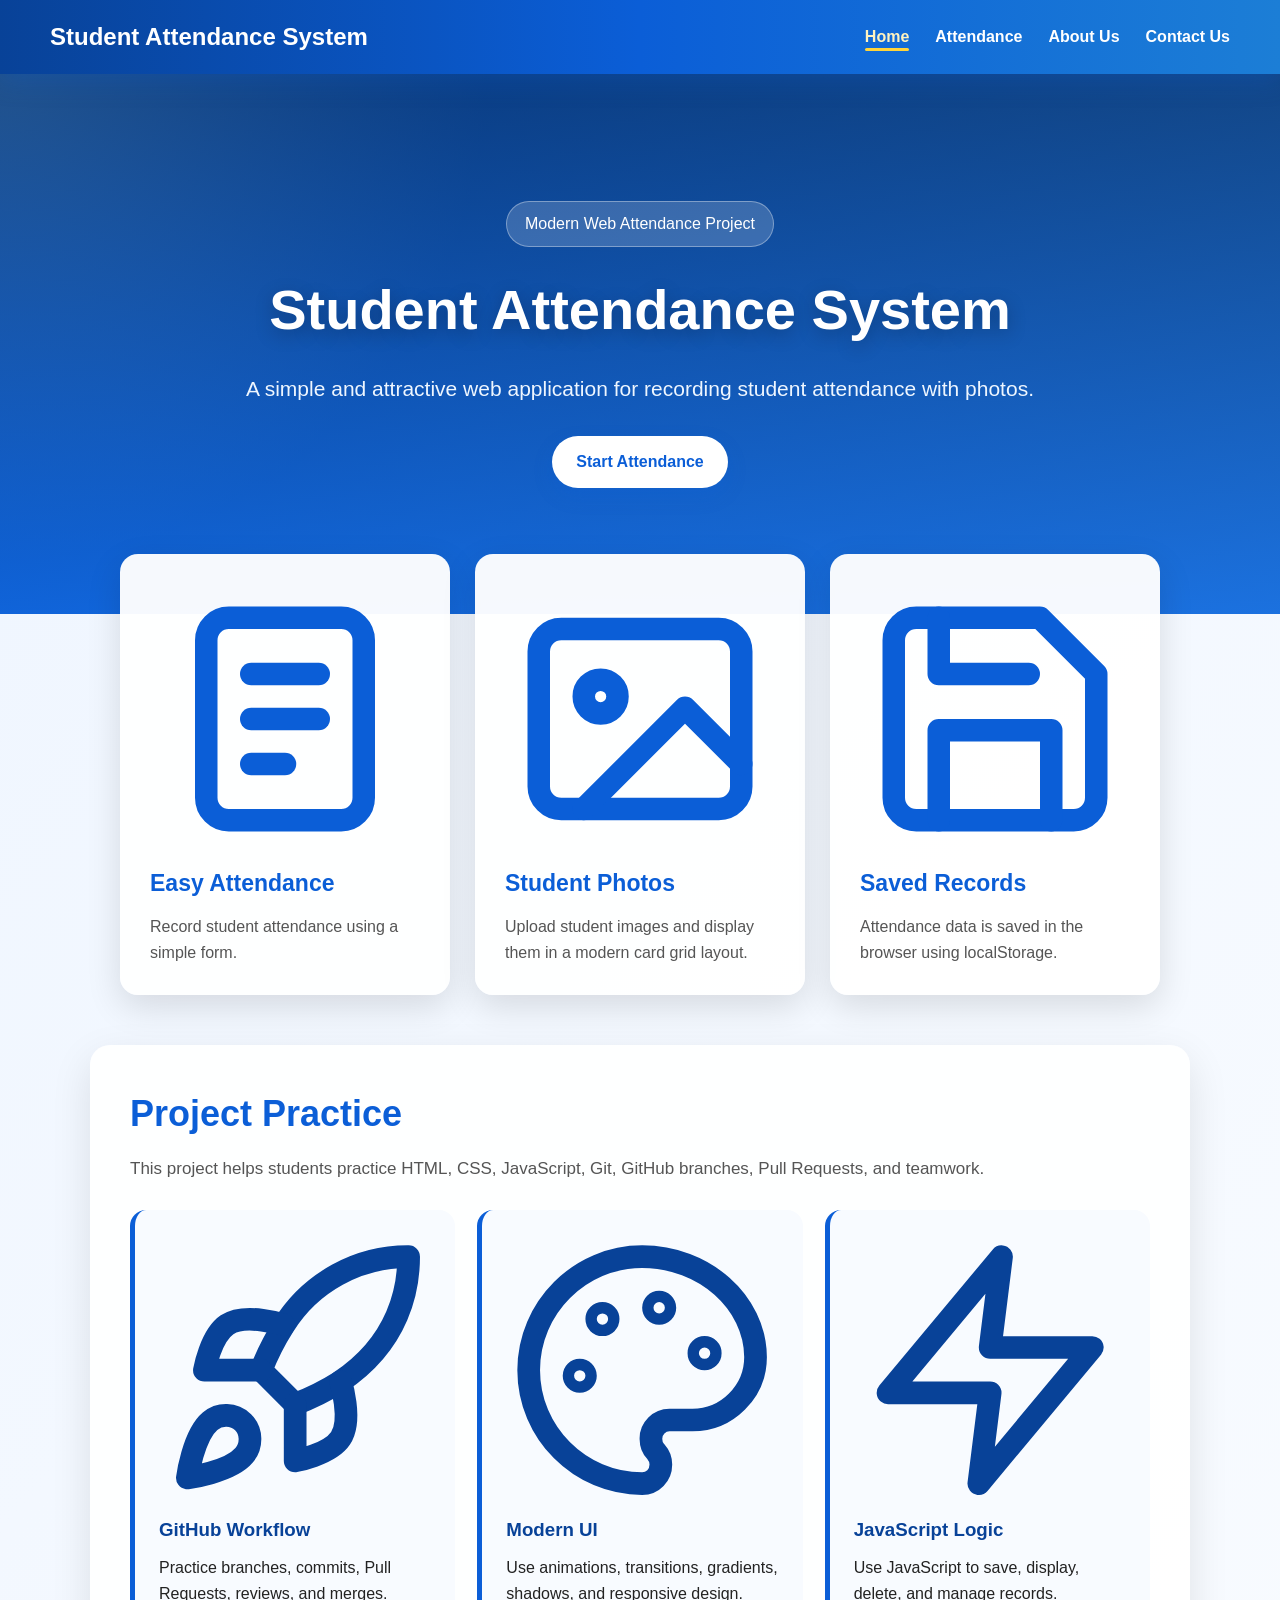
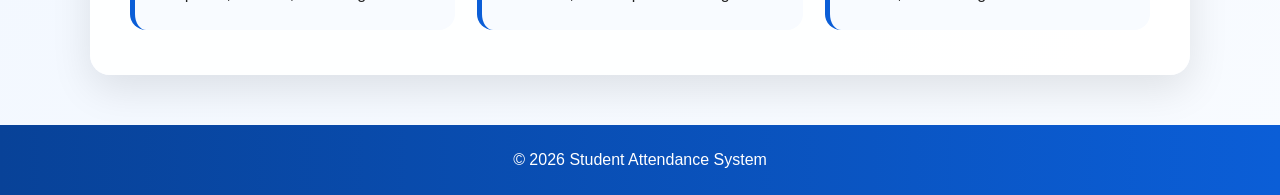
<file: index.html>
<!DOCTYPE html>
<html lang="en">
<head>
    <meta charset="UTF-8">
    <meta name="viewport" content="width=device-width, initial-scale=1.0">
    <title>Student Attendance System - Home</title>
    <link rel="stylesheet" href="css/style.css">
</head>
<body>

    <nav class="navbar">
        <div class="logo">Student Attendance System</div>

        <ul class="nav-links">
            <li><a class="active" href="index.html">Home</a></li>
            <li><a href="attendance.html">Attendance</a></li>
            <li><a href="about.html">About Us</a></li>
            <li><a href="contact.html">Contact Us</a></li>
        </ul>
    </nav>

    <section class="hero">
        <div class="hero-content">
            <span class="hero-badge">Modern Web Attendance Project</span>
            <h1>Student Attendance System</h1>
            <p>A simple and attractive web application for recording student attendance with photos.</p>
            <a href="attendance.html" class="btn">Start Attendance</a>
        </div>
    </section>

    <section class="cards">
        <div class="card">
            <h3><svg class="icon" viewBox="0 0 24 24" fill="none" stroke="currentColor" stroke-width="2" stroke-linecap="round" stroke-linejoin="round" aria-hidden="true"><rect x="5" y="3" width="14" height="18" rx="2"/><line x1="9" y1="8" x2="15" y2="8"/><line x1="9" y1="12" x2="15" y2="12"/><line x1="9" y1="16" x2="12" y2="16"/></svg> Easy Attendance</h3>
            <p>Record student attendance using a simple form.</p>
        </div>

        <div class="card">
            <h3><svg class="icon" viewBox="0 0 24 24" fill="none" stroke="currentColor" stroke-width="2" stroke-linecap="round" stroke-linejoin="round" aria-hidden="true"><rect x="3" y="4" width="18" height="16" rx="2"/><circle cx="8.5" cy="10" r="1.5"/><path d="M21 16l-5-5-9 9"/></svg> Student Photos</h3>
            <p>Upload student images and display them in a modern card grid layout.</p>
        </div>

        <div class="card">
            <h3><svg class="icon" viewBox="0 0 24 24" fill="none" stroke="currentColor" stroke-width="2" stroke-linecap="round" stroke-linejoin="round" aria-hidden="true"><path d="M19 21H5a2 2 0 0 1-2-2V5a2 2 0 0 1 2-2h11l5 5v11a2 2 0 0 1-2 2Z"/><path d="M17 21v-8H7v8"/><path d="M7 3v5h8"/></svg> Saved Records</h3>
            <p>Attendance data is saved in the browser using localStorage.</p>
        </div>
    </section>

    <main class="container home-section">
        <h1>Project Practice</h1>
        <p class="page-description">
            This project helps students practice HTML, CSS, JavaScript, Git, GitHub branches, Pull Requests, and teamwork.
        </p>

        <div class="feature-grid">
            <div class="feature-box">
                <h3><svg class="icon" viewBox="0 0 24 24" fill="none" stroke="currentColor" stroke-width="2" stroke-linecap="round" stroke-linejoin="round" aria-hidden="true"><path d="M4.5 16.5c-1.5 1.26-2 5-2 5s3.74-.5 5-2c.71-.84.7-2.13-.09-2.91a2.18 2.18 0 0 0-2.91-.09z"/><path d="M12 15l-3-3a22 22 0 0 1 2-3.95A12.88 12.88 0 0 1 22 2c0 2.72-.78 7.5-6 11a22.35 22.35 0 0 1-4 2z"/><path d="M9 12H4s.55-3.03 2-4c1.62-1.08 5 0 5 0"/><path d="M12 15v5s3.03-.55 4-2c1.08-1.62 0-5 0-5"/></svg> GitHub Workflow</h3>
                <p>Practice branches, commits, Pull Requests, reviews, and merges.</p>
            </div>

            <div class="feature-box">
                <h3><svg class="icon" viewBox="0 0 24 24" fill="none" stroke="currentColor" stroke-width="2" stroke-linecap="round" stroke-linejoin="round" aria-hidden="true"><circle cx="13.5" cy="6.5" r=".5"/><circle cx="17.5" cy="10.5" r=".5"/><circle cx="8.5" cy="7.5" r=".5"/><circle cx="6.5" cy="12.5" r=".5"/><path d="M12 2C6.5 2 2 6.5 2 12s4.5 10 10 10c.926 0 1.648-.746 1.648-1.688 0-.437-.18-.835-.437-1.125-.29-.289-.438-.652-.438-1.125a1.64 1.64 0 0 1 1.668-1.668h1.996c3.051 0 5.555-2.503 5.555-5.554C21.965 6.012 17.461 2 12 2z"/></svg> Modern UI</h3>
                <p>Use animations, transitions, gradients, shadows, and responsive design.</p>
            </div>

            <div class="feature-box">
                <h3><svg class="icon" viewBox="0 0 24 24" fill="none" stroke="currentColor" stroke-width="2" stroke-linecap="round" stroke-linejoin="round" aria-hidden="true"><polygon points="13 2 3 14 12 14 11 22 21 10 12 10 13 2"/></svg> JavaScript Logic</h3>
                <p>Use JavaScript to save, display, delete, and manage records.</p>
            </div>
        </div>
    </main>

    <footer>
        <p>&copy; 2026 Student Attendance System</p>
    </footer>

    <script src="js/script.js"></script>
</body>
</html>
</file>
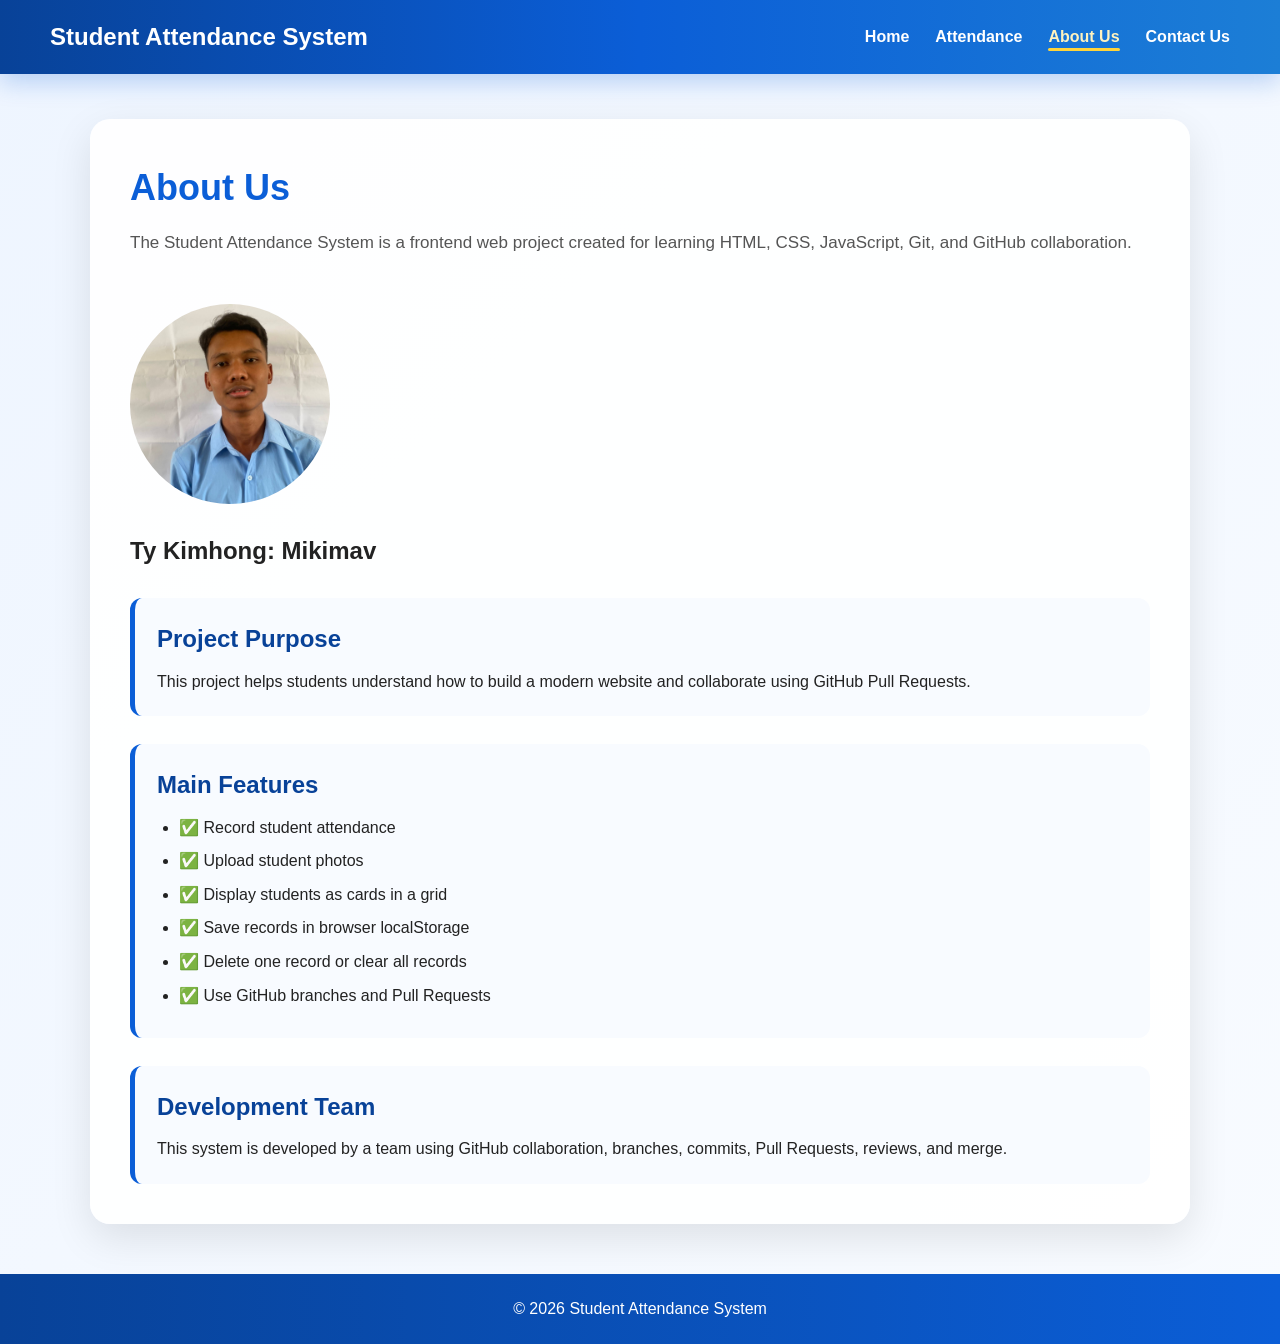
<file: about.html>
<!DOCTYPE html>
<html lang="en">
<head>
    <meta charset="UTF-8">
    <meta name="viewport" content="width=device-width, initial-scale=1.0">
    <title>Student Attendance System - About Us</title>
    <link rel="stylesheet" href="css/style.css">
</head>
<body>

    <nav class="navbar">
        <div class="logo">Student Attendance System</div>

        <ul class="nav-links">
            <li><a href="index.html">Home</a></li>
            <li><a href="attendance.html">Attendance</a></li>
            <li><a class="active" href="about.html">About Us</a></li>
            <li><a href="contact.html">Contact Us</a></li>
        </ul>
    </nav>

    <main class="container">
        <h1>About Us</h1>

        <p class="page-description">
            The Student Attendance System is a frontend web project created for learning HTML, CSS, JavaScript, Git, and GitHub collaboration.
        </p>

        <img src="3.jpg" alt="">
        <h2>
        Ty Kimhong: Mikimav
        </h2>

        <section class="info-section">
            <h2>Project Purpose</h2>
            <p>
                This project helps students understand how to build a modern website and collaborate using GitHub Pull Requests.
            </p>
        </section>

        <section class="info-section">
            <h2>Main Features</h2>
            <ul class="list">
                <li>✅ Record student attendance</li>
                <li>✅ Upload student photos</li>
                <li>✅ Display students as cards in a grid</li>
                <li>✅ Save records in browser localStorage</li>
                <li>✅ Delete one record or clear all records</li>
                <li>✅ Use GitHub branches and Pull Requests</li>
            </ul>
        </section>

        <section class="info-section">
            <h2>Development Team</h2>
            <p>
                This system is developed by a team using GitHub collaboration, branches, commits, Pull Requests, reviews, and merge.
            </p>
        </section>
    </main>

    <footer>
        <p>&copy; 2026 Student Attendance System</p>
    </footer>

    <script src="js/script.js"></script>
</body>
</html>
</file>
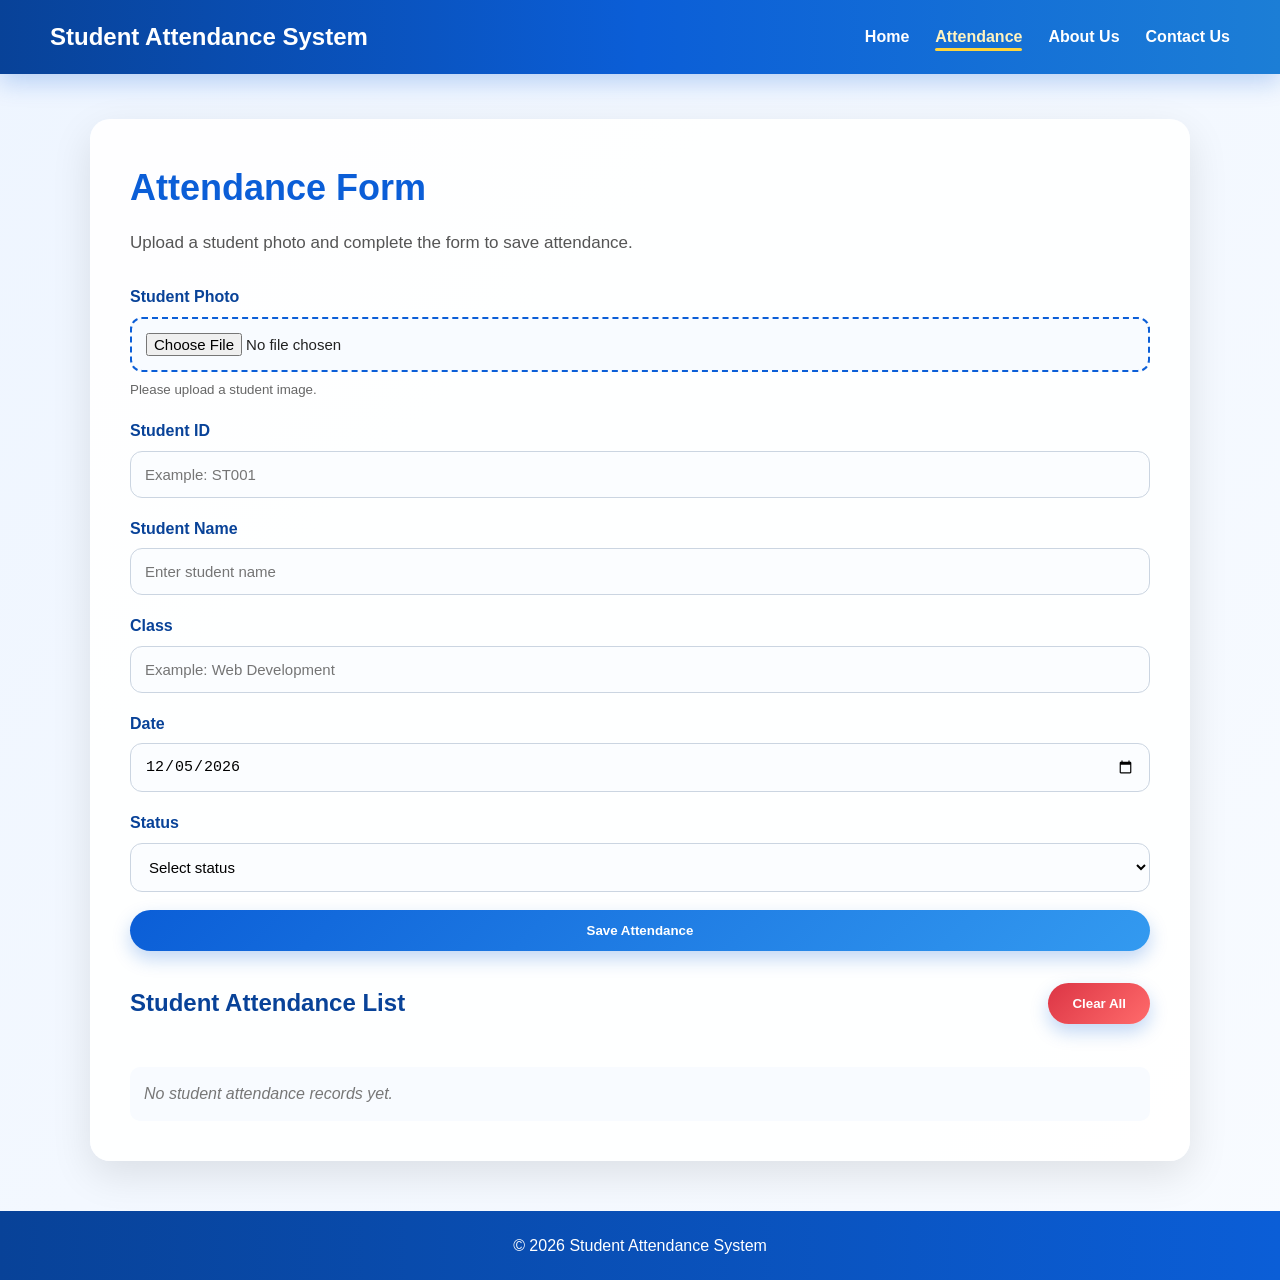
<file: attendance.html>
<!DOCTYPE html>
<html lang="en">
<head>
    <meta charset="UTF-8">
    <meta name="viewport" content="width=device-width, initial-scale=1.0">
    <title>Student Attendance System - Attendance</title>
    <link rel="stylesheet" href="css/style.css">
</head>
<body>

    <nav class="navbar">
        <div class="logo">Student Attendance System</div>

        <ul class="nav-links">
            <li><a href="index.html">Home</a></li>
            <li><a class="active" href="attendance.html">Attendance</a></li>
            <li><a href="about.html">About Us</a></li>
            <li><a href="contact.html">Contact Us</a></li>
        </ul>
    </nav>

    <main class="container">
        <h1>Attendance Form</h1>
        <p class="page-description">
            Upload a student photo and complete the form to save attendance.
        </p>

        <form id="attendanceForm">
            <div class="form-group">
                <label for="studentPhoto">Student Photo</label>
                <input type="file" id="studentPhoto" accept="image/*">
                <small>Please upload a student image.</small>
            </div>

            <div class="form-group">
                <label for="studentId">Student ID</label>
                <input type="text" id="studentId" placeholder="Example: ST001">
            </div>

            <div class="form-group">
                <label for="studentName">Student Name</label>
                <input type="text" id="studentName" placeholder="Enter student name">
            </div>

            <div class="form-group">
                <label for="studentClass">Class</label>
                <input type="text" id="studentClass" placeholder="Example: Web Development">
            </div>

            <div class="form-group">
                <label for="attendanceDate">Date</label>
                <input type="date" id="attendanceDate">
            </div>

            <div class="form-group">
                <label for="attendanceStatus">Status</label>
                <select id="attendanceStatus">
                    <option value="">Select status</option>
                    <option value="Present">Present</option>
                    <option value="Absent">Absent</option>
                    <option value="Late">Late</option>
                </select>
            </div>

            <button type="submit" class="btn">Save Attendance</button>
        </form>

        <div class="section-header">
            <h2>Student Attendance List</h2>
            <button id="clearAttendanceBtn" class="btn danger-btn">Clear All</button>
        </div>

        <div id="attendanceCardGrid" class="attendance-card-grid">
            <!-- JavaScript will add student cards here -->
        </div>

        <p id="emptyMessage" class="empty-message">No student attendance records yet.</p>
    </main>

    <footer>
        <p>&copy; 2026 Student Attendance System</p>
    </footer>

    <script src="js/script.js"></script>
</body>
</html>
</file>
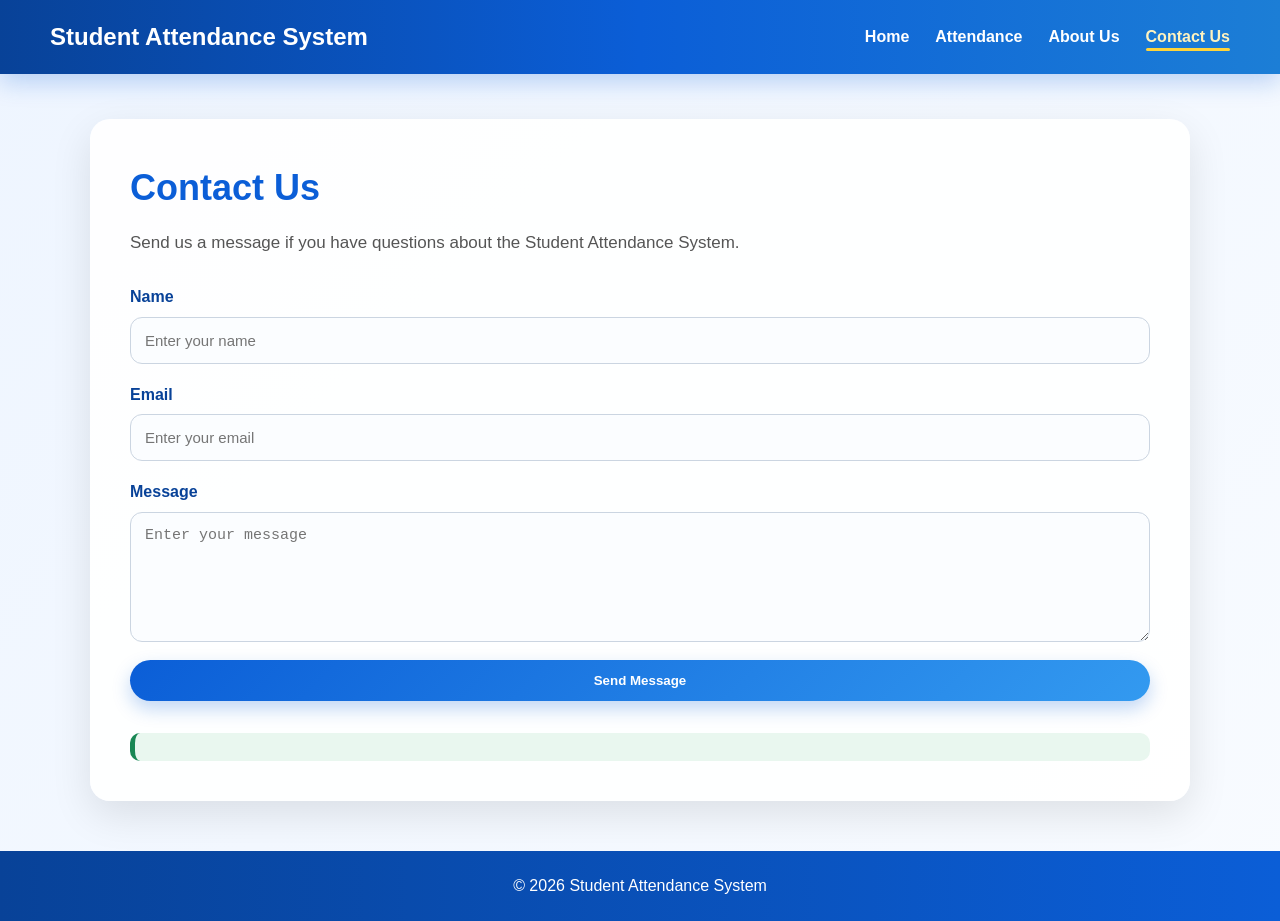
<file: contact.html>
<!DOCTYPE html>
<html lang="en">
<head>
    <meta charset="UTF-8">
    <meta name="viewport" content="width=device-width, initial-scale=1.0">
    <title>Student Attendance System - Contact Us</title>
    <link rel="stylesheet" href="css/style.css">
</head>
<body>

    <nav class="navbar">
        <div class="logo">Student Attendance System</div>

        <ul class="nav-links">
            <li><a href="index.html">Home</a></li>
            <li><a href="attendance.html">Attendance</a></li>
            <li><a href="about.html">About Us</a></li>
            <li><a class="active" href="contact.html">Contact Us</a></li>
        </ul>
    </nav>

    <main class="container">
        <h1>Contact Us</h1>

        <p class="page-description">
            Send us a message if you have questions about the Student Attendance System.
        </p>

        <form id="contactForm">
            <div class="form-group">
                <label for="contactName">Name</label>
                <input type="text" id="contactName" placeholder="Enter your name">
            </div>

            <div class="form-group">
                <label for="contactEmail">Email</label>
                <input type="email" id="contactEmail" placeholder="Enter your email">
            </div>

            <div class="form-group">
                <label for="contactMessage">Message</label>
                <textarea id="contactMessage" placeholder="Enter your message"></textarea>
            </div>

            <button type="submit" class="btn">Send Message</button>
        </form>

        <p id="contactResult" class="success-message"></p>
    </main>

    <footer>
        <p>&copy; 2026 Student Attendance System</p>
    </footer>

    <script src="js/script.js"></script>
</body>
</html>
</file>
<file: css/style.css>
* {
    margin: 0;
    padding: 0;
    box-sizing: border-box;
}

html {
    scroll-behavior: smooth;
}

body {
    font-family: Arial, Helvetica, sans-serif;
    background: linear-gradient(135deg, #eef5ff, #f8fbff);
    color: #222;
    line-height: 1.6;
    min-height: 100vh;
    animation: fadeInBody 0.8s ease-in-out;
}

@keyframes fadeInBody {
    from {
        opacity: 0;
    }

    to {
        opacity: 1;
    }
}

@keyframes slideUp {
    from {
        opacity: 0;
        transform: translateY(35px);
    }

    to {
        opacity: 1;
        transform: translateY(0);
    }
}

.navbar {
    background: linear-gradient(90deg, #084298, #0b5ed7, #1c7ed6);
    color: white;
    padding: 18px 50px;
    display: flex;
    justify-content: space-between;
    align-items: center;
    box-shadow: 0 8px 25px rgba(11, 94, 215, 0.25);
    position: sticky;
    top: 0;
    z-index: 1000;
}

.logo {
    font-size: 24px;
    font-weight: bold;
}

.nav-links {
    list-style: none;
    display: flex;
    gap: 26px;
}

.nav-links a {
    color: white;
    text-decoration: none;
    font-weight: bold;
    position: relative;
    padding-bottom: 6px;
}

.nav-links a::after {
    content: "";
    width: 0;
    height: 3px;
    background: #ffd43b;
    position: absolute;
    left: 0;
    bottom: 0;
    border-radius: 10px;
    transition: width 0.3s ease;
}

.nav-links a:hover::after,
.nav-links a.active::after {
    width: 100%;
}

.nav-links a:hover,
.nav-links a.active {
    color: #fff3bf;
}

.hero {
    min-height: 540px;
    background:
        linear-gradient(rgba(5, 44, 101, 0.75), rgba(11, 94, 215, 0.75)),
        radial-gradient(circle at top left, #74c0fc, transparent 35%),
        linear-gradient(135deg, #0b5ed7, #4dabf7);
    color: white;
    display: flex;
    align-items: center;
    justify-content: center;
    text-align: center;
    padding: 70px 20px;
}

.hero-content {
    max-width: 850px;
    animation: slideUp 0.9s ease-in-out;
}

.hero-badge {
    display: inline-block;
    background: rgba(255, 255, 255, 0.18);
    padding: 9px 18px;
    border-radius: 50px;
    margin-bottom: 18px;
    border: 1px solid rgba(255, 255, 255, 0.35);
}

.hero-content h1 {
    font-size: 56px;
    margin-bottom: 18px;
    text-shadow: 0 5px 18px rgba(0, 0, 0, 0.25);
}

.hero-content p {
    font-size: 21px;
    margin-bottom: 30px;
    color: #eef6ff;
}

.btn {
    display: inline-block;
    background: linear-gradient(135deg, #0b5ed7, #339af0);
    color: white;
    padding: 13px 24px;
    border: none;
    text-decoration: none;
    border-radius: 50px;
    cursor: pointer;
    font-weight: bold;
    box-shadow: 0 8px 18px rgba(11, 94, 215, 0.25);
    transition: all 0.3s ease;
}

.btn:hover {
    transform: translateY(-3px);
    box-shadow: 0 12px 25px rgba(11, 94, 215, 0.35);
}

.hero .btn {
    background: white;
    color: #0b5ed7;
}

.hero .btn:hover {
    background: #ffd43b;
    color: #084298;
}

.danger-btn {
    background: linear-gradient(135deg, #dc3545, #ff6b6b);
}

.cards {
    max-width: 1150px;
    margin: -60px auto 50px;
    padding: 0 20px;
    display: flex;
    gap: 25px;
    justify-content: center;
    position: relative;
    z-index: 5;
}

.card {
    background: rgba(255, 255, 255, 0.96);
    padding: 30px;
    width: 330px;
    border-radius: 18px;
    box-shadow: 0 12px 35px rgba(0, 0, 0, 0.12);
    transition: all 0.35s ease;
    animation: slideUp 0.9s ease-in-out;
}

.card:hover {
    transform: translateY(-12px) scale(1.02);
    box-shadow: 0 18px 45px rgba(11, 94, 215, 0.22);
}

.card h3 {
    color: #0b5ed7;
    margin-bottom: 12px;
    font-size: 23px;
}

.card p {
    color: #555;
}

.container {
    max-width: 1100px;
    min-height: 70vh;
    margin: 45px auto;
    background: rgba(255, 255, 255, 0.95);
    padding: 40px;
    border-radius: 20px;
    box-shadow: 0 14px 40px rgba(0, 0, 0, 0.1);
    animation: slideUp 0.7s ease-in-out;
    
}

.container h1 {
    color: #0b5ed7;
    margin-bottom: 12px;
    font-size: 36px;
}
.container img {
    width: 200px;
    height: 200px;
    margin: 20px auto;
    border-radius: 50%;
    overflow: hidden;
    border-radius: 50%;
    object-fit: cover;
    justify-content: center;
}

.page-description {
    margin-bottom: 28px;
    color: #555;
    font-size: 17px;
}

.feature-grid {
    display: grid;
    grid-template-columns: repeat(auto-fit, minmax(230px, 1fr));
    gap: 22px;
    margin-top: 25px;
}

.feature-box {
    background: #f8fbff;
    padding: 24px;
    border-radius: 16px;
    border-left: 5px solid #0b5ed7;
    transition: all 0.3s ease;
}

.feature-box:hover {
    transform: translateY(-7px);
    background: #eef6ff;
    box-shadow: 0 10px 25px rgba(11, 94, 215, 0.14);
}

.feature-box h3 {
    color: #084298;
    margin-bottom: 10px;
}

.info-section {
    margin-top: 28px;
    padding: 22px;
    background: #f8fbff;
    border-left: 5px solid #0b5ed7;
    border-radius: 12px;
    transition: all 0.3s ease;
}

.info-section:hover {
    background: #eef6ff;
    transform: translateX(5px);
}

.info-section h2 {
    color: #084298;
    margin-bottom: 10px;
}

.list {
    margin-left: 22px;
}

.list li {
    margin-bottom: 8px;
}

form {
    display: grid;
    gap: 18px;
    margin-bottom: 32px;
}

.form-group {
    display: grid;
    gap: 7px;
}

label {
    font-weight: bold;
    color: #084298;
}

small {
    color: #666;
}

input,
select,
textarea {
    padding: 14px;
    border: 1px solid #cbd5e1;
    border-radius: 12px;
    font-size: 15px;
    outline: none;
    background: #fbfdff;
    transition: all 0.3s ease;
}

input:focus,
select:focus,
textarea:focus {
    border-color: #0b5ed7;
    box-shadow: 0 0 0 4px rgba(11, 94, 215, 0.12);
    background: white;
}

input[type="file"] {
    background: #f8fbff;
    border: 2px dashed #0b5ed7;
    cursor: pointer;
}

input[type="file"]:hover {
    background: #eef6ff;
}

textarea {
    min-height: 130px;
    resize: vertical;
}

.section-header {
    display: flex;
    justify-content: space-between;
    align-items: center;
    margin: 28px 0 15px;
}

.section-header h2 {
    color: #084298;
}

.attendance-card-grid {
    display: grid;
    grid-template-columns: repeat(auto-fit, minmax(240px, 1fr));
    gap: 24px;
    margin-top: 25px;
}

.student-card {
    background: white;
    border-radius: 22px;
    overflow: hidden;
    box-shadow: 0 12px 35px rgba(0, 0, 0, 0.1);
    border: 1px solid #eef2f7;
    transition: all 0.35s ease;
    animation: slideUp 0.6s ease-in-out;
}

.student-card:hover {
    transform: translateY(-10px) scale(1.02);
    box-shadow: 0 18px 45px rgba(11, 94, 215, 0.22);
}

.student-card-image-wrapper {
    width: 100%;
    height: 190px;
    background: linear-gradient(135deg, #0b5ed7, #4dabf7);
    overflow: hidden;
}

.student-card-image {
    width: 100%;
    height: 100%;
    object-fit: cover;
    transition: all 0.4s ease;
}

.student-card:hover .student-card-image {
    transform: scale(1.08);
}

.student-card-body {
    padding: 22px;
}

.student-card-body h3 {
    color: #0b5ed7;
    font-size: 22px;
    margin-bottom: 12px;
}

.student-card-body p {
    color: #555;
    margin-bottom: 8px;
}

.status-badge {
    display: inline-block;
    padding: 7px 13px;
    border-radius: 50px;
    font-weight: bold;
    font-size: 13px;
    margin-top: 8px;
}

.status-present {
    background: #d1e7dd;
    color: #0f5132;
}

.status-absent {
    background: #f8d7da;
    color: #842029;
}

.status-late {
    background: #fff3cd;
    color: #664d03;
}

.delete-btn {
    background: linear-gradient(135deg, #dc3545, #ff6b6b);
    color: white;
    border: none;
    padding: 9px 13px;
    border-radius: 30px;
    cursor: pointer;
    transition: all 0.3s ease;
}

.delete-btn:hover {
    transform: translateY(-2px);
    box-shadow: 0 8px 18px rgba(220, 53, 69, 0.25);
}

.card-delete-btn {
    width: 100%;
    margin-top: 16px;
    padding: 11px;
}

.empty-message {
    margin-top: 18px;
    color: #777;
    font-style: italic;
    background: #f8fbff;
    padding: 14px;
    border-radius: 10px;
}

.success-message {
    margin-top: 16px;
    color: #198754;
    font-weight: bold;
    background: #e9f7ef;
    padding: 14px;
    border-radius: 10px;
    border-left: 5px solid #198754;
}

footer {
    text-align: center;
    padding: 22px;
    background: linear-gradient(90deg, #084298, #0b5ed7);
    color: white;
    margin-top: 50px;
}

@media (max-width: 768px) {
    .navbar {
        flex-direction: column;
        gap: 16px;
        text-align: center;
        padding: 18px 25px;
    }

    .nav-links {
        flex-direction: column;
        gap: 12px;
    }

    .hero {
        min-height: 450px;
    }

    .hero-content h1 {
        font-size: 36px;
    }

    .hero-content p {
        font-size: 17px;
    }

    .cards {
        flex-direction: column;
        align-items: center;
        margin: 30px auto;
    }

    .card {
        width: 100%;
    }

    .container {
        margin: 25px 18px;
        padding: 28px;
    }

    .container h1 {
        font-size: 30px;
    }

    .section-header {
        flex-direction: column;
        align-items: flex-start;
        gap: 14px;
    }

    .attendance-card-grid {
        grid-template-columns: 1fr;
    }
}
</file>
